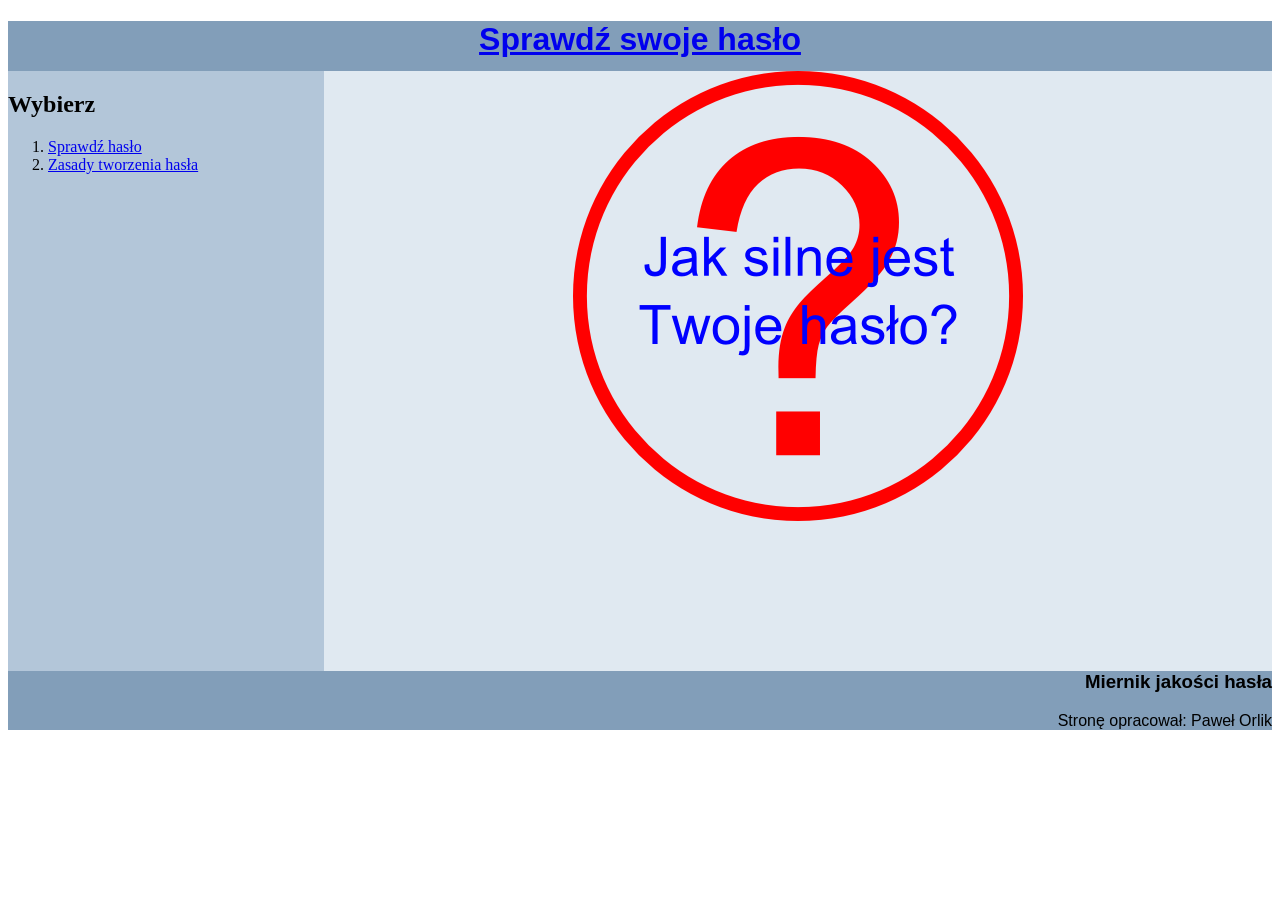
<file: index.html>
<!DOCTYPE html>
<html lang="pl">
<head>
    <meta charset="UTF-8">
    <link rel="stylesheet" href="styles.css">
    <link rel="icon" type="image/x-icon" href="assets/favicon.png">
    <title>Lekcja - 19</title>
</head>
<body>
<header>
    <h1><a href="index.html">Sprawdź swoje hasło</a></h1>
</header>
    <nav>
        <h2>Wybierz</h2>
        <ol>
            <li><a href="https://www.passwordmonster.com/" target="_blank">Sprawdź hasło</a></li>
            <li><a href="zasady/zasady.html" target="_blank">Zasady tworzenia hasła</a></li>
        </ol>
    </nav>
<main>
    <img src="haslo.png" alt="obraz haslo">
</main>
<footer>
    <h3>Miernik jakości hasła</h3>
    <p>Stronę opracował: Paweł Orlik</p>
</footer>
</body>
</html>
</file>
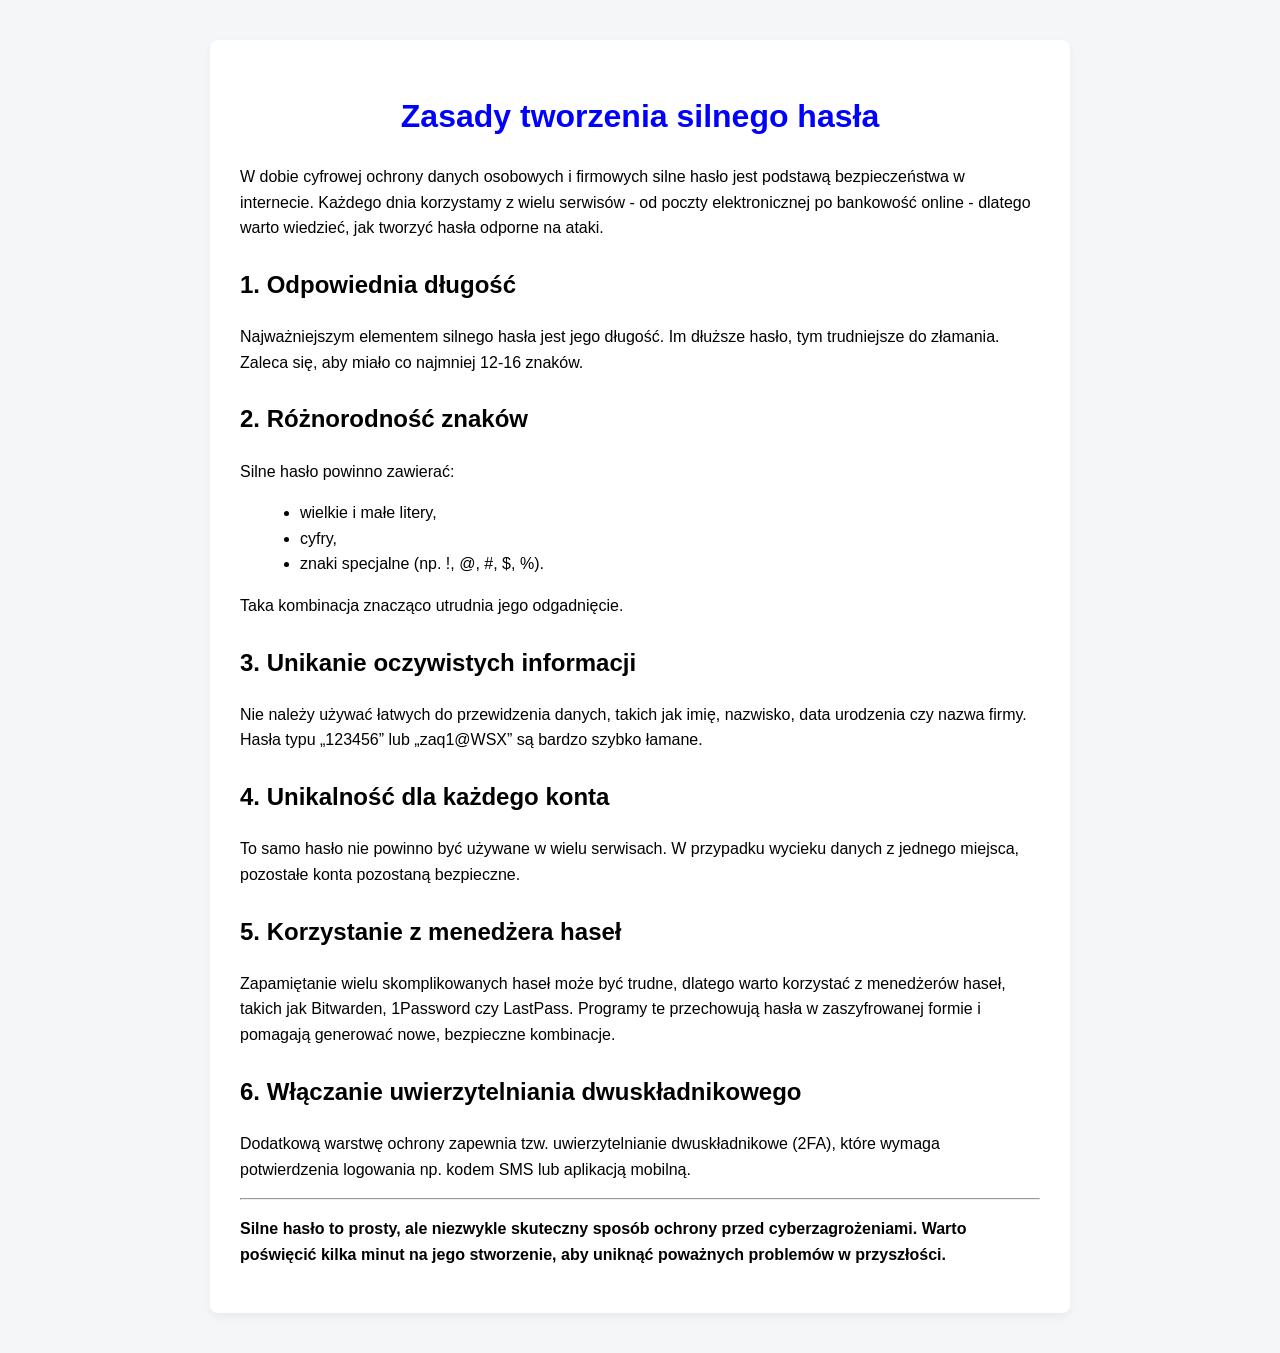
<file: zasady/zasady.html>
<!DOCTYPE html>
<html lang="pl">
<head>
    <meta charset="UTF-8">
    <link rel="stylesheet" href="zasady_styles.css">
    <title>Zasady tworzenia silnego hasła</title>
</head>
<body>
    <main>
        <center><h1>Zasady tworzenia silnego hasła</h1></center>
        <p>W dobie cyfrowej ochrony danych osobowych i firmowych silne hasło jest podstawą bezpieczeństwa w internecie. Każdego dnia korzystamy z wielu serwisów - od poczty elektronicznej po bankowość online - dlatego warto wiedzieć, jak tworzyć hasła odporne na ataki.</p>

        <h2>1. Odpowiednia długość</h2>
        <p>Najważniejszym elementem silnego hasła jest jego długość. Im dłuższe hasło, tym trudniejsze do złamania. Zaleca się, aby miało co najmniej 12-16 znaków.</p>

        <h2>2. Różnorodność znaków</h2>
        <p>Silne hasło powinno zawierać:</p>
        <ul>
            <li>wielkie i małe litery,</li>
            <li>cyfry,</li>
            <li>znaki specjalne (np. !, @, #, $, %).</li>
        </ul>
        <p>Taka kombinacja znacząco utrudnia jego odgadnięcie.</p>

        <h2>3. Unikanie oczywistych informacji</h2>
        <p>Nie należy używać łatwych do przewidzenia danych, takich jak imię, nazwisko, data urodzenia czy nazwa firmy. Hasła typu „123456” lub „zaq1@WSX” są bardzo szybko łamane.</p>

        <h2>4. Unikalność dla każdego konta</h2>
        <p>To samo hasło nie powinno być używane w wielu serwisach. W przypadku wycieku danych z jednego miejsca, pozostałe konta pozostaną bezpieczne.</p>

        <h2>5. Korzystanie z menedżera haseł</h2>
        <p>Zapamiętanie wielu skomplikowanych haseł może być trudne, dlatego warto korzystać z menedżerów haseł, takich jak Bitwarden, 1Password czy LastPass. Programy te przechowują hasła w zaszyfrowanej formie i pomagają generować nowe, bezpieczne kombinacje.</p>

        <h2>6. Włączanie uwierzytelniania dwuskładnikowego</h2>
        <p>Dodatkową warstwę ochrony zapewnia tzw. uwierzytelnianie dwuskładnikowe (2FA), które wymaga potwierdzenia logowania np. kodem SMS lub aplikacją mobilną.</p>

        <hr>
        <p><b>Silne hasło to prosty, ale niezwykle skuteczny sposób ochrony przed cyberzagrożeniami. Warto poświęcić kilka minut na jego stworzenie, aby uniknąć poważnych problemów w przyszłości.</b></p>
    </main>
</body>
</html>
</file>
<file: styles.css>
header{
    background: #829EB9;
    height: 50px;
    font-family: Arial;
    text-align: center;
}

nav{
    background: #B3C6D9;
    height: 600px;
    width: 25%;
    float: left;
}

main{
    background: #E0E9F1;
    height: 600px;
    width: 75%;
    text-align: center;
    float: left;
}

footer{
    background: #829EB9;
    font-family: Arial;
    text-align: right;
    clear: both;
}
</file>
<file: zasady/zasady_styles.css>
body{
    font-family: Arial, sans-serif;
    line-height: 1.6;
    margin: 40px;
    background-color: #f4f6f8;
    color: black;
}

main{
    background: #ffffff;
    padding: 30px;
    border-radius: 8px;
    box-shadow: 0 4px 10px rgba(0,0,0,0.05);
    max-width: 800px;
    margin: auto;
}

h1{
    color: blue;
}

h2{
    margin-top: 25px;
}

ul{
    margin-left: 20px;
}
</file>
